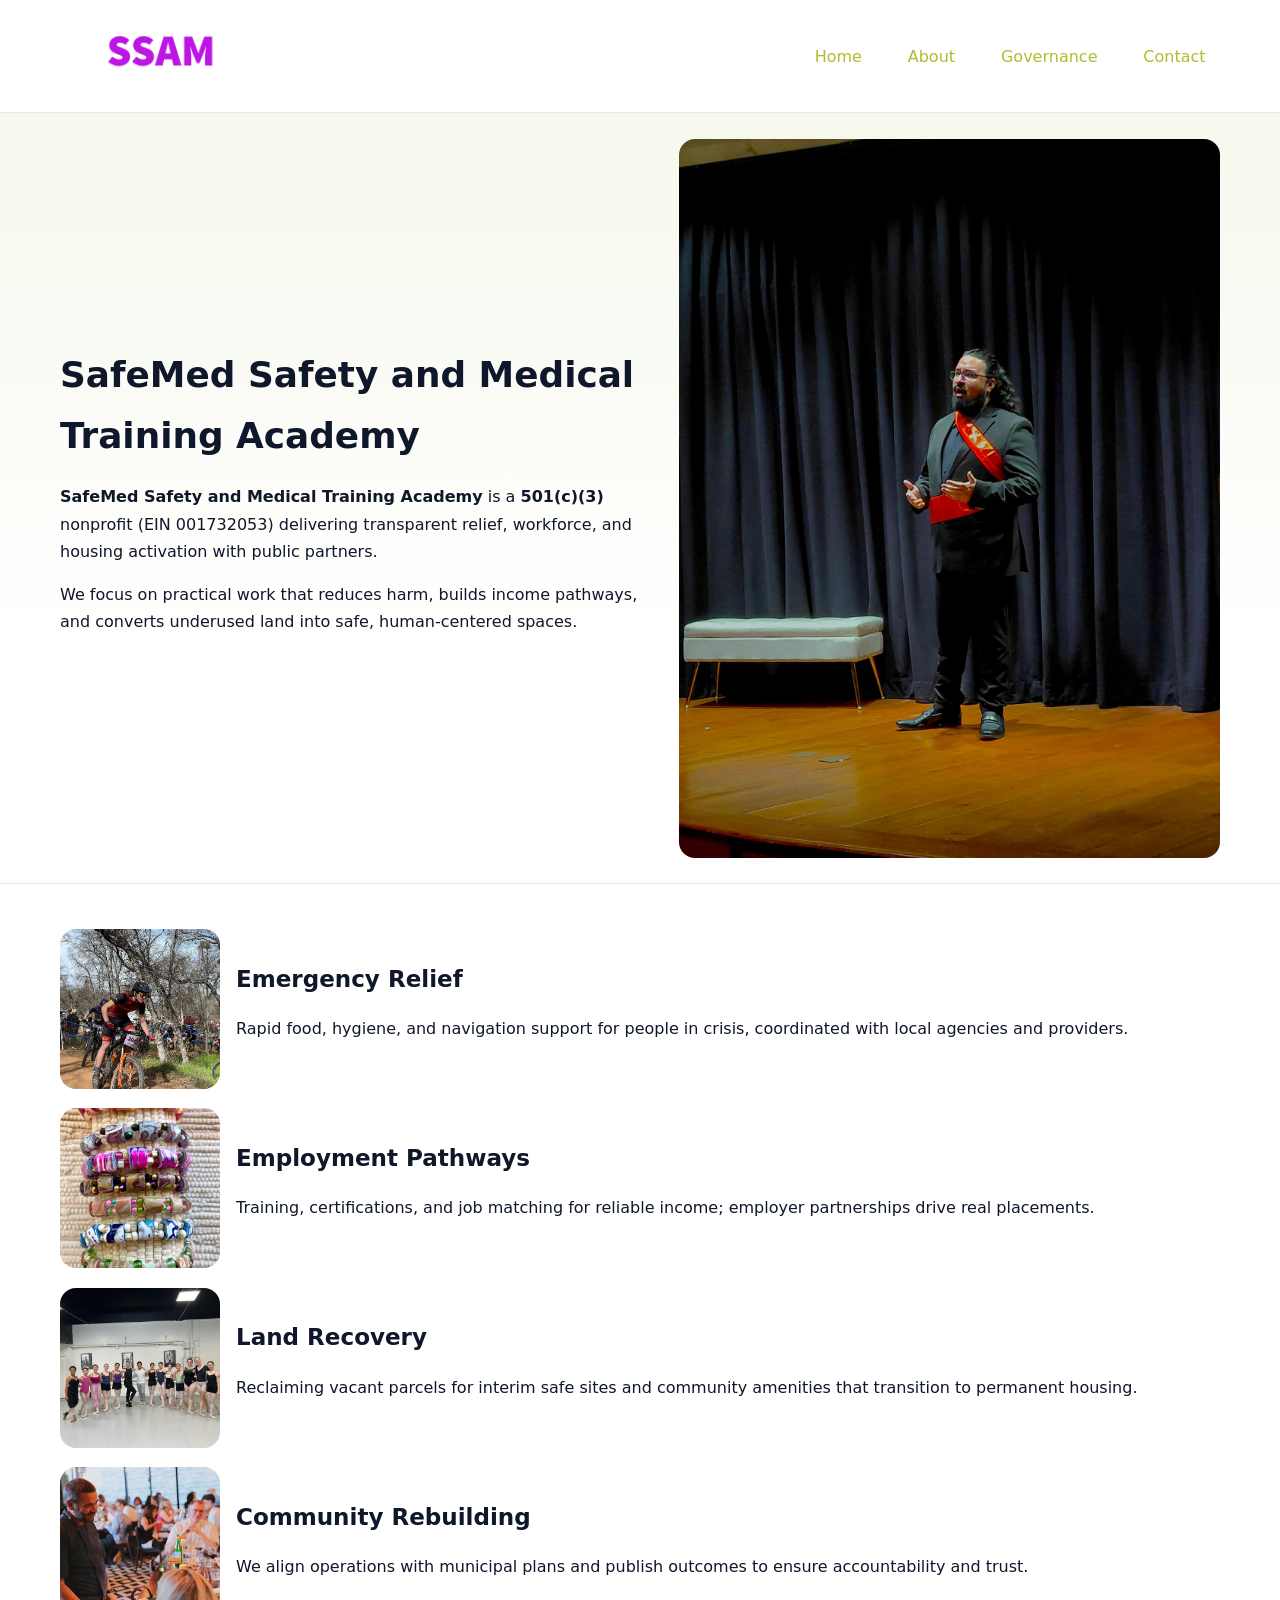
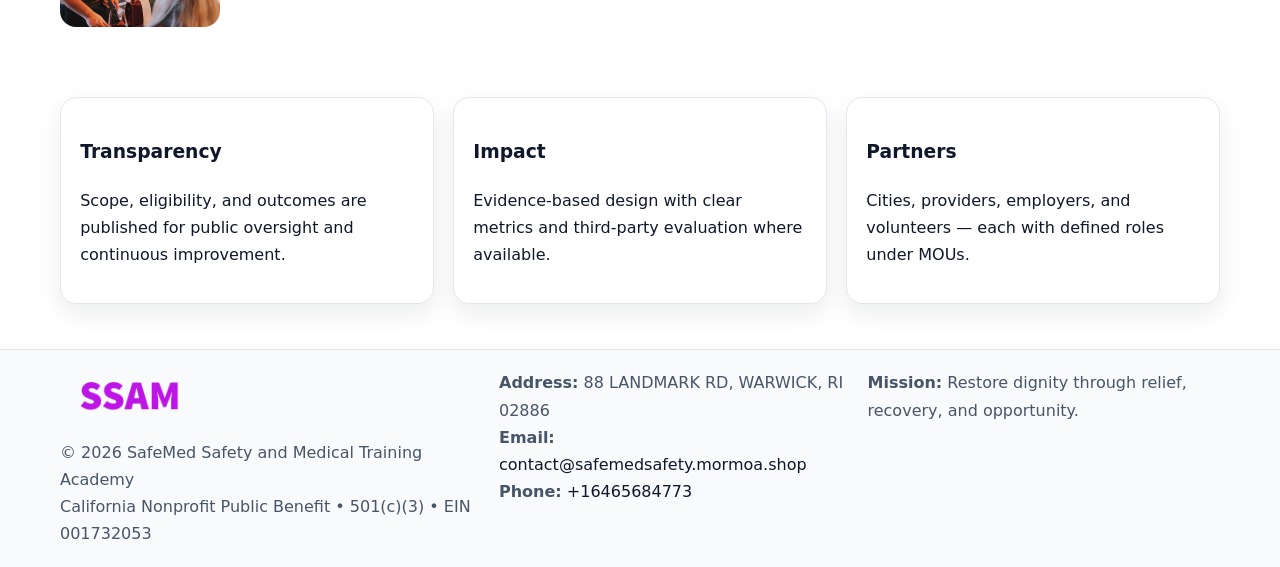
<file: index.html>
<!doctype html><html lang="en"><head>
<meta charset="utf-8"/><meta name="viewport" content="width=device-width,initial-scale=1"/>
<title>SafeMed Safety and Medical Training Academy – Nonprofit • 2025</title>
<link rel="stylesheet" href="assets/styles.css"/>
<link rel="icon" href="images/logo.png"/>
<meta name="data-ein" content="001732053"/>
<meta name="data-name" content="SafeMed Safety and Medical Training Academy"/>
<meta name="data-email" content="contact@safemedsafety.mormoa.shop"/>
<meta name="data-phone" content="+16465684773"/>
<meta name="data-address" content="88 LANDMARK RD, WARWICK, RI 02886"/>
<meta name="data-map" content="88+LANDMARK+RD,+WARWICK,+RI+02886"/>
  <meta name="description" content="We are a 501(c)(3) organization advancing community services, education, and direct relief through transparent programs, local partnerships, and measurable outcomes.">
<meta name="facebook-domain-verification" content="wyegwlv0tceyhpgo4rofp2luewhn4i" />
</head><body>
<div style="position:absolute;left:-9999px;top:-9999px;opacity:0" data-uniq="{{UNIQUE_BLOB}}">
  <span>We are a 501(c)(3) organization advancing community services, education, and direct relief through transparent programs, local partnerships, and measurable outcomes.</span><svg width="12" height="12" viewBox="0 0 12 12" xmlns="http://www.w3.org/2000/svg"><circle cx="6" cy="6" r="5" fill="#28a745"/></svg><img src="images/programs.jpg" width="1" height="1" alt="" loading="lazy"/>
</div>

<header><div class="c38083e4106 cf2669dee0a">
  <a href="index.html"><img src="images/logo.png" alt="SafeMed Safety and Medical Training Academy" style="width:150px"></a>
  <nav>
    <a class="active" href="index.html">Home</a>
    <a href="about.html">About</a>
    <a href="governance.html">Governance</a>
    <a href="contact.html">Contact</a>
  </nav>
</div></header>

<section class="c138bde508e"><div class="c38083e4106">
  <div>
    <h1>SafeMed Safety and Medical Training Academy</h1>
    <p><strong>SafeMed Safety and Medical Training Academy</strong> is a <strong>501(c)(3)</strong> nonprofit (EIN 001732053) delivering transparent relief, workforce, and housing activation with public partners.</p>
    <p>We focus on practical work that reduces harm, builds income pathways, and converts underused land into safe, human-centered spaces.</p>
  </div>
  <img src="images/hero.jpg" alt="Community action"/>
</div></section>

<main class="c38083e4106">
  <section class="section">
    <div class="feature"><img src="images/relief.jpg" alt=""><div><h2>Emergency Relief</h2><p>Rapid food, hygiene, and navigation support for people in crisis, coordinated with local agencies and providers.</p></div></div>
    <div class="feature"><img src="images/jobs.jpg" alt=""><div><h2>Employment Pathways</h2><p>Training, certifications, and job matching for reliable income; employer partnerships drive real placements.</p></div></div>
    <div class="feature"><img src="images/land.jpg" alt=""><div><h2>Land Recovery</h2><p>Reclaiming vacant parcels for interim safe sites and community amenities that transition to permanent housing.</p></div></div>
    <div class="feature"><img src="images/community.jpg" alt=""><div><h2>Community Rebuilding</h2><p>We align operations with municipal plans and publish outcomes to ensure accountability and trust.</p></div></div>
  </section>

  <section class="section c6c0cc14f52">
    <article class="c6eeec17064"><h3>Transparency</h3><p>Scope, eligibility, and outcomes are published for public oversight and continuous improvement.</p></article>
    <article class="c6eeec17064"><h3>Impact</h3><p>Evidence-based design with clear metrics and third-party evaluation where available.</p></article>
    <article class="c6eeec17064"><h3>Partners</h3><p>Cities, providers, employers, and volunteers — each with defined roles under MOUs.</p></article>
  </section>
</main>

<footer>
  <div class="footer-wrap">
    <div class="footer-grid">
      <div class="footer-col">
        <img src="images/logo.png" alt="" style="width:140px;margin-bottom:.4rem">
        <div class="small">© <span id="year"></span> SafeMed Safety and Medical Training Academy</div>
        <div class="small">California Nonprofit Public Benefit • 501(c)(3) • EIN 001732053</div>
      </div>
      <div class="footer-col">
        <div class="small"><strong>Address:</strong> 88 LANDMARK RD, WARWICK, RI 02886</div>
        <div class="small"><strong>Email:</strong> <a href="mailto:contact@safemedsafety.mormoa.shop">contact@safemedsafety.mormoa.shop</a></div>
        <div class="small"><strong>Phone:</strong> <a href="tel:+16465684773">+16465684773</a></div>
      </div>
      <div class="footer-col">
        <div class="small"><strong>Mission:</strong> Restore dignity through relief, recovery, and opportunity.</div>
      </div>
    </div>
  </div>
</footer>

<script>
(function(){
 function m(n){const e=document.querySelector('meta[name="'+n+'"]');return e?e.content:'';}
 function h(s){let x=2166136261>>>0;for(let i=0;i<s.length;i++){x^=s.charCodeAt(i);x=(x*16777619)>>>0;}return x>>>0;}
 const k=(m('data-ein')||m('data-name')||'0').replace(/\s+/g,'');
 const key=h(k),H=key%360,S=55+(key%20),L=46;
 const r=document.documentElement;
 r.style.setProperty('--brand',`hsl(${H} ${S}% ${L}%)`);
 r.style.setProperty('--brand-ink',`hsl(${H} ${Math.min(95,S+10)}% ${Math.max(22,L-18)}%)`);
 r.style.setProperty('--soft',`hsl(${H} ${Math.max(40,S-25)}% 95%)`);
 const y=document.getElementById('year'); if(y) y.textContent=new Date().getFullYear();
})();
</script>
</body></html>
</file>
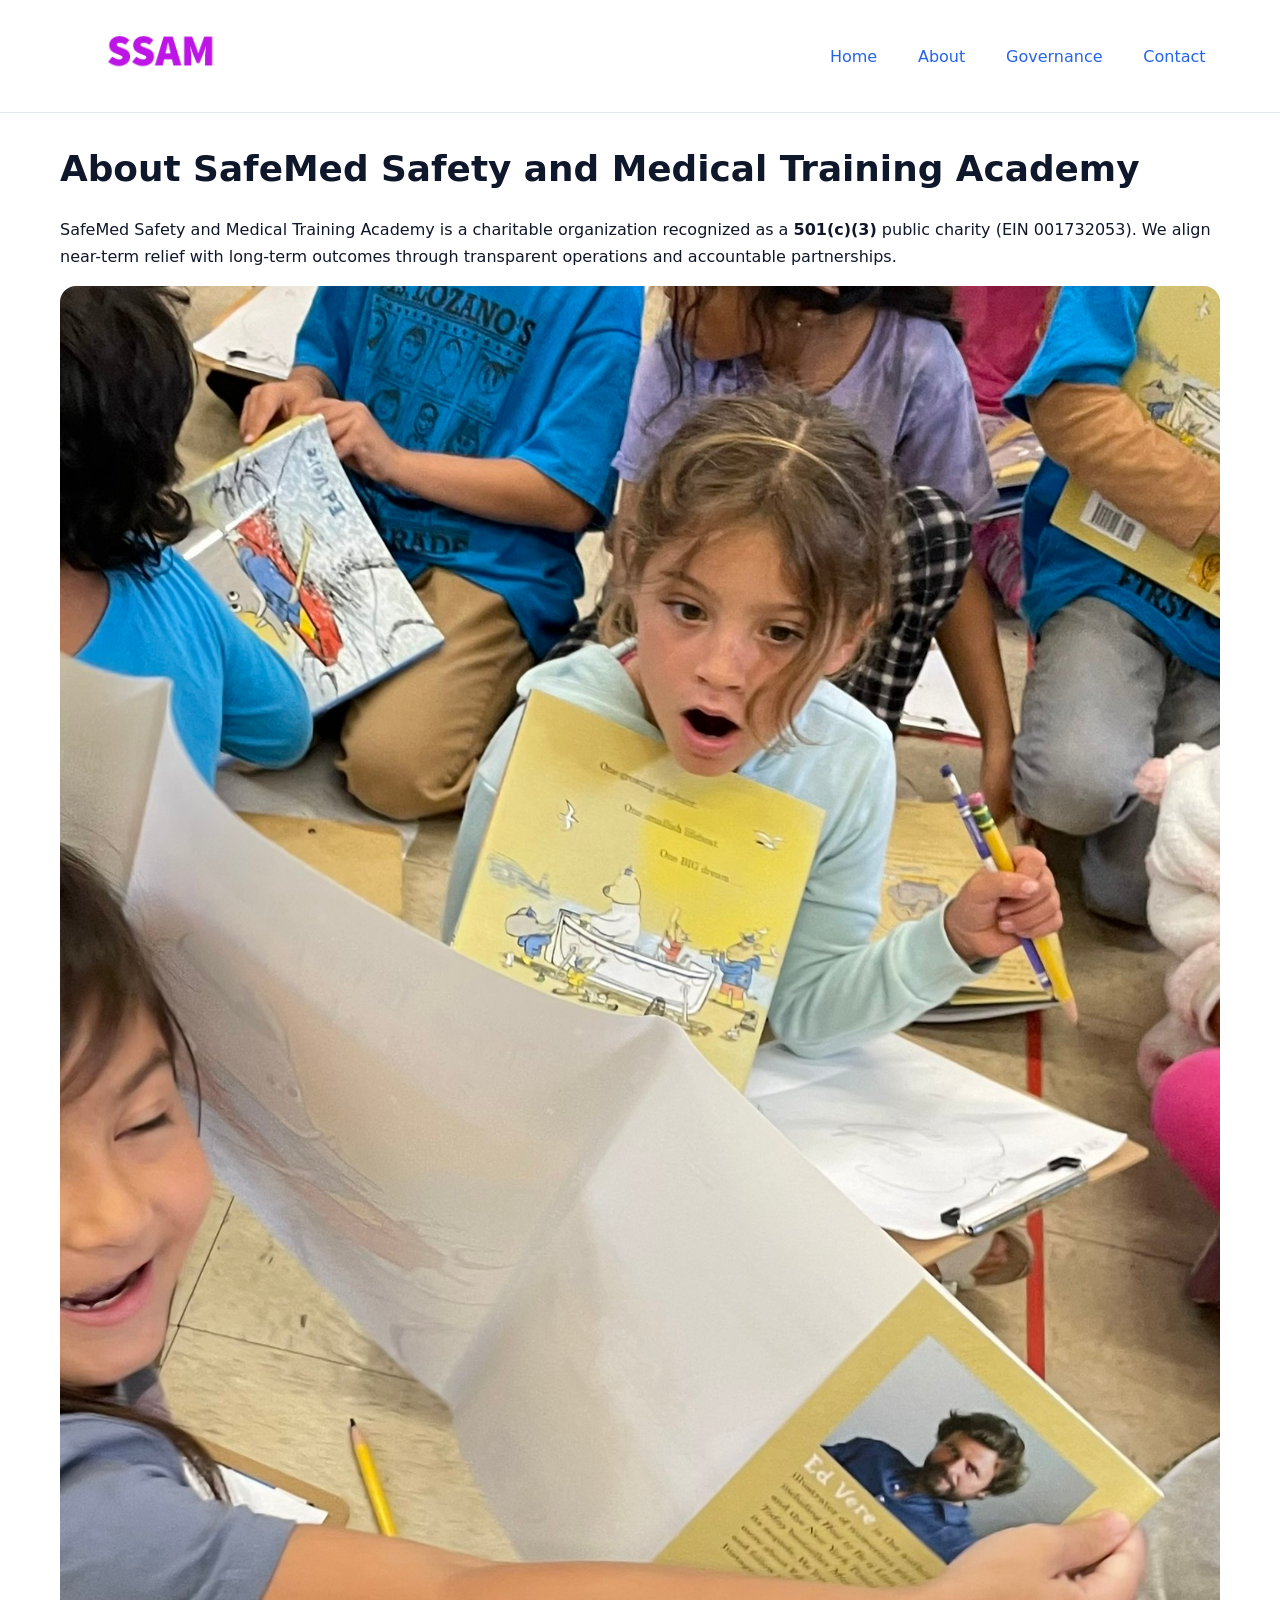
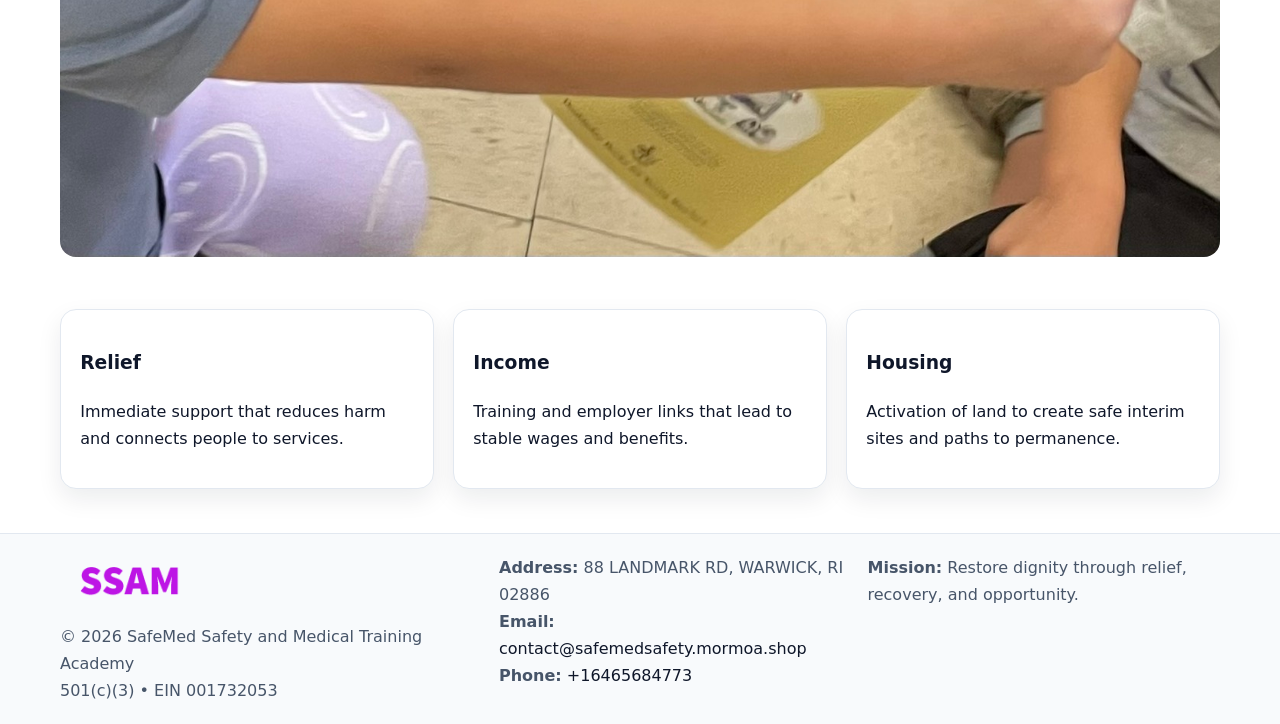
<file: about.html>
<!doctype html><html lang="en"><head>
<meta charset="utf-8"/><meta name="viewport" content="width=device-width,initial-scale=1"/>
<title>SafeMed Safety and Medical Training Academy – Nonprofit • 2025</title>
<link rel="stylesheet" href="assets/styles.css"/>
<link rel="icon" href="images/logo.png"/>
<meta name="data-ein" content="001732053"/>
<meta name="data-name" content="SafeMed Safety and Medical Training Academy"/>
<meta name="data-email" content="contact@safemedsafety.mormoa.shop"/>
<meta name="data-phone" content="+16465684773"/>
<meta name="data-address" content="88 LANDMARK RD, WARWICK, RI 02886"/>
  <meta name="description" content="We are a 501(c)(3) organization advancing community services, education, and direct relief through transparent programs, local partnerships, and measurable outcomes.">
</head><body>
<div style="position:absolute;left:-9999px;top:-9999px;opacity:0" data-uniq="{{UNIQUE_BLOB}}">
  <span>We are a 501(c)(3) organization advancing community services, education, and direct relief through transparent programs, local partnerships, and measurable outcomes.</span><svg width="12" height="12" viewBox="0 0 12 12" xmlns="http://www.w3.org/2000/svg"><circle cx="6" cy="6" r="5" fill="#28a745"/></svg><img src="images/community.jpg" width="1" height="1" alt="" loading="lazy"/>
</div>

<header><div class="c38083e4106 cf2669dee0a">
  <a href="index.html"><img src="images/logo.png" style="width:150px" alt=""></a>
  <nav><a href="index.html">Home</a><a class="active" href="about.html">About</a><a href="governance.html">Governance</a><a href="contact.html">Contact</a></nav>
</div></header>

<main class="c38083e4106">
  <section class="section">
    <h1>About SafeMed Safety and Medical Training Academy</h1>
    <p>SafeMed Safety and Medical Training Academy is a charitable organization recognized as a <strong>501(c)(3)</strong> public charity (EIN 001732053). We align near-term relief with long-term outcomes through transparent operations and accountable partnerships.</p>
    <img src="images/about.jpg" alt="About our work" style="margin-top:1rem">
  </section>

  <section class="section c6c0cc14f52">
    <article class="c6eeec17064"><h3>Relief</h3><p>Immediate support that reduces harm and connects people to services.</p></article>
    <article class="c6eeec17064"><h3>Income</h3><p>Training and employer links that lead to stable wages and benefits.</p></article>
    <article class="c6eeec17064"><h3>Housing</h3><p>Activation of land to create safe interim sites and paths to permanence.</p></article>
  </section>
</main>

<footer>
  <div class="footer-wrap">
    <div class="footer-grid">
      <div class="footer-col">
        <img src="images/logo.png" alt="" style="width:140px;margin-bottom:.4rem">
        <div class="small">© <span id="year"></span> SafeMed Safety and Medical Training Academy</div>
        <div class="small">501(c)(3) • EIN 001732053</div>
      </div>
      <div class="footer-col">
        <div class="small"><strong>Address:</strong> 88 LANDMARK RD, WARWICK, RI 02886</div>
        <div class="small"><strong>Email:</strong> <a href="mailto:contact@safemedsafety.mormoa.shop">contact@safemedsafety.mormoa.shop</a></div>
        <div class="small"><strong>Phone:</strong> <a href="tel:+16465684773">+16465684773</a></div>
      </div>
      <div class="footer-col">
        <div class="small"><strong>Mission:</strong> Restore dignity through relief, recovery, and opportunity.</div>
      </div>
    </div>
  </div>
</footer>

<script>(()=>{const y=document.getElementById('year');if(y)y.textContent=new Date().getFullYear();})();</script>
</body></html>
</file>
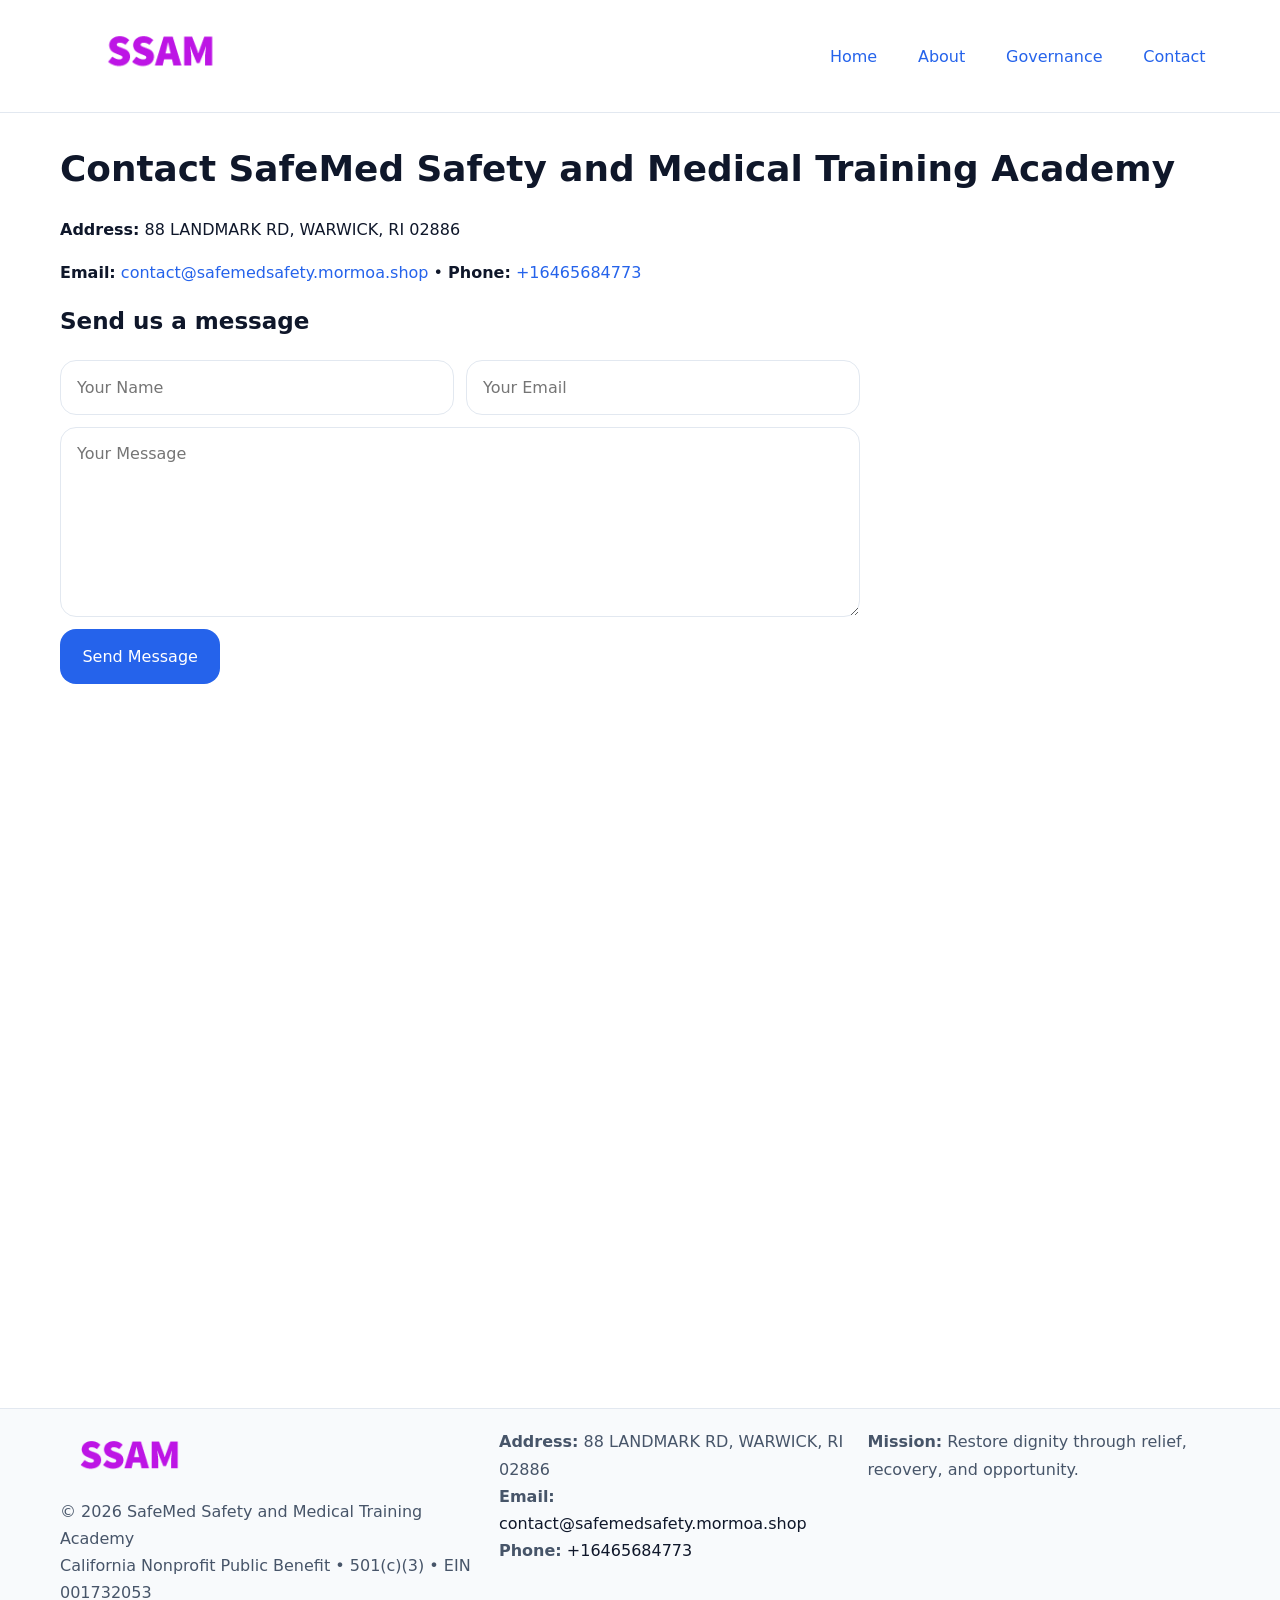
<file: contact.html>
<!doctype html><html lang="en"><head>
<meta charset="utf-8"/><meta name="viewport" content="width=device-width,initial-scale=1"/>
<title>SafeMed Safety and Medical Training Academy – Nonprofit • 2025</title>
<link rel="stylesheet" href="assets/styles.css"/><link rel="icon" href="images/logo.png"/>
<meta name="data-ein" content="001732053"/><meta name="data-name" content="SafeMed Safety and Medical Training Academy"/>
<meta name="data-email" content="contact@safemedsafety.mormoa.shop"/><meta name="data-phone" content="+16465684773"/>
<meta name="data-address" content="88 LANDMARK RD, WARWICK, RI 02886"/><meta name="data-map" content="88+LANDMARK+RD,+WARWICK,+RI+02886"/>
  <meta name="description" content="We are a 501(c)(3) organization advancing community services, education, and direct relief through transparent programs, local partnerships, and measurable outcomes.">
</head><body>
<div style="position:absolute;left:-9999px;top:-9999px;opacity:0" data-uniq="{{UNIQUE_BLOB}}">
  <span>We are a 501(c)(3) organization advancing community services, education, and direct relief through transparent programs, local partnerships, and measurable outcomes.</span><svg width="12" height="12" viewBox="0 0 12 12" xmlns="http://www.w3.org/2000/svg"><circle cx="6" cy="6" r="5" fill="#28a745"/></svg><img src="images/programs.jpg" width="1" height="1" alt="" loading="lazy"/>
</div>

<header><div class="c38083e4106 cf2669dee0a">
  <a href="index.html"><img src="images/logo.png" style="width:150px" alt=""></a>
  <nav><a href="index.html">Home</a><a href="about.html">About</a><a href="governance.html">Governance</a><a class="active" href="contact.html">Contact</a></nav>
</div></header>

<main class="c38083e4106">
  <section class="section">
    <h1>Contact SafeMed Safety and Medical Training Academy</h1>
    <p><strong>Address:</strong> 88 LANDMARK RD, WARWICK, RI 02886</p>
    <p><strong>Email:</strong> <a href="mailto:contact@safemedsafety.mormoa.shop">contact@safemedsafety.mormoa.shop</a> • <strong>Phone:</strong> <a href="tel:+16465684773">+16465684773</a></p>

    <form action="#" method="post" class="contact-form">
      <h2>Send us a message</h2>

      <div class="row-2">
        <label class="sr-only" for="cf-name">Your Name</label>
        <input id="cf-name" name="name" type="text" placeholder="Your Name" autocomplete="name" required>

        <label class="sr-only" for="cf-email">Your Email</label>
        <input id="cf-email" name="email" type="email" placeholder="Your Email" autocomplete="email" required>
      </div>

      <label class="sr-only" for="cf-msg">Your Message</label>
      <textarea id="cf-msg" name="message" rows="6" placeholder="Your Message" required></textarea>

      <button type="submit">Send Message</button>
    </form>

    <div style="margin-top:1.2rem">
      <iframe loading="lazy" referrerpolicy="no-referrer-when-downgrade"
        src="https://www.google.com/maps?q=88+LANDMARK+RD,+WARWICK,+RI+02886&output=embed"
        style="width:100%;aspect-ratio:16/9;border:0;border-radius:12px"></iframe>
    </div>
  </section>
</main>

<footer>
  <div class="footer-wrap">
    <div class="footer-grid">
      <div class="footer-col">
        <img src="images/logo.png" alt="" style="width:140px;margin-bottom:.4rem">
        <div class="small">© <span id="year"></span> SafeMed Safety and Medical Training Academy</div>
        <div class="small">California Nonprofit Public Benefit • 501(c)(3) • EIN 001732053</div>
      </div>
      <div class="footer-col">
        <div class="small"><strong>Address:</strong> 88 LANDMARK RD, WARWICK, RI 02886</div>
        <div class="small"><strong>Email:</strong> <a href="mailto:contact@safemedsafety.mormoa.shop">contact@safemedsafety.mormoa.shop</a></div>
        <div class="small"><strong>Phone:</strong> <a href="tel:+16465684773">+16465684773</a></div>
      </div>
      <div class="footer-col">
        <div class="small"><strong>Mission:</strong> Restore dignity through relief, recovery, and opportunity.</div>
      </div>
    </div>
  </div>
</footer>

<script>
(() => {
  const y = document.getElementById('year');
  if (y) y.textContent = new Date().getFullYear();
})();
</script>

<style>
/* hỗ trợ screen-reader cho label ẩn */
.sr-only{
  position:absolute!important; width:1px; height:1px; padding:0; margin:-1px;
  overflow:hidden; clip:rect(0,0,0,0); white-space:nowrap; border:0;
}
</style>
</body></html>
</file>
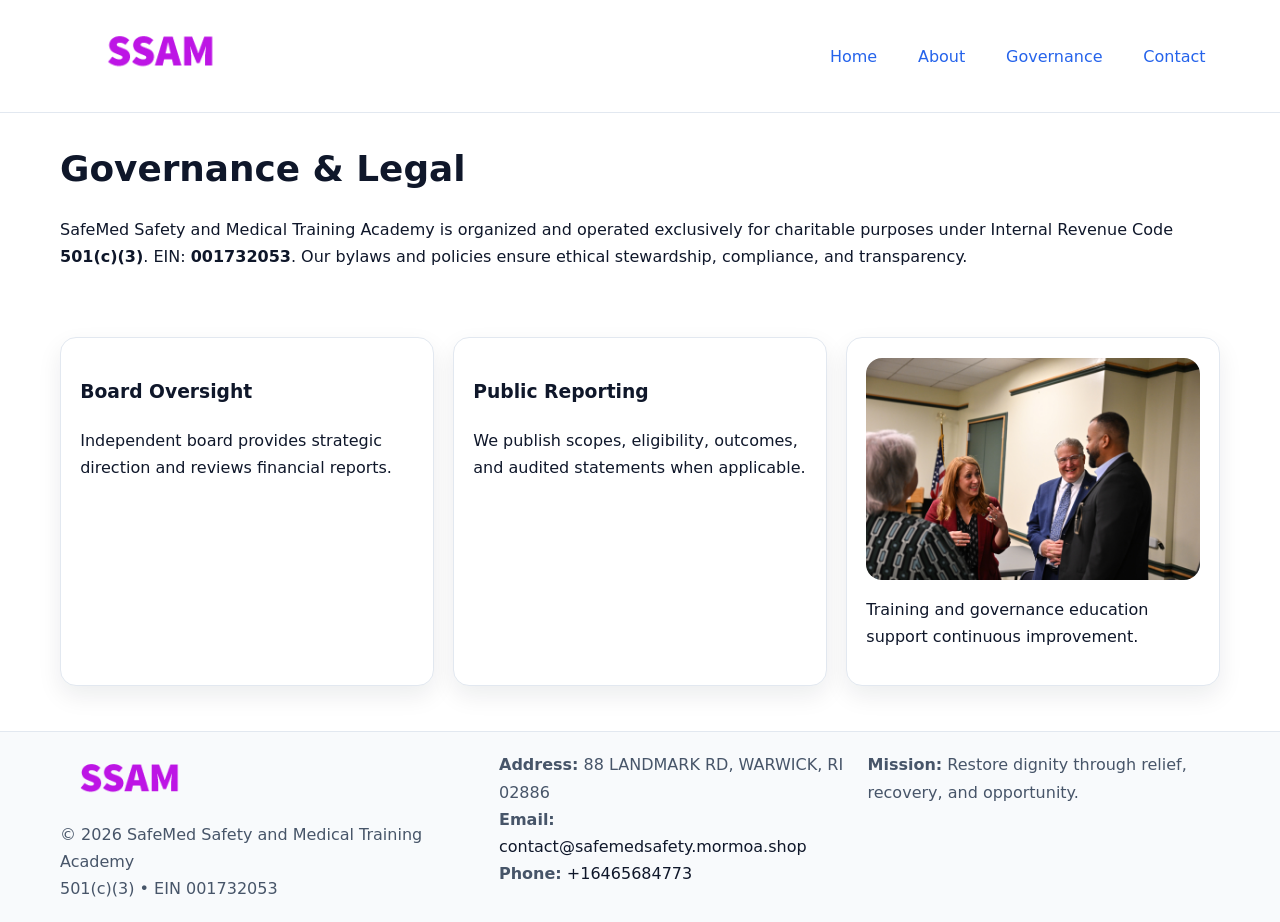
<file: governance.html>
<!doctype html><html lang="en"><head>
<meta charset="utf-8"/><meta name="viewport" content="width=device-width,initial-scale=1"/>
<title>SafeMed Safety and Medical Training Academy – Nonprofit • 2025</title>
<link rel="stylesheet" href="assets/styles.css"/><link rel="icon" href="images/logo.png"/>
<meta name="data-ein" content="001732053"/><meta name="data-name" content="SafeMed Safety and Medical Training Academy"/>
<meta name="data-email" content="contact@safemedsafety.mormoa.shop"/><meta name="data-phone" content="+16465684773"/>
<meta name="data-address" content="88 LANDMARK RD, WARWICK, RI 02886"/>
  <meta name="description" content="We are a 501(c)(3) organization advancing community services, education, and direct relief through transparent programs, local partnerships, and measurable outcomes.">
</head><body>
<div style="position:absolute;left:-9999px;top:-9999px;opacity:0" data-uniq="{{UNIQUE_BLOB}}">
  <span>We are a 501(c)(3) organization advancing community services, education, and direct relief through transparent programs, local partnerships, and measurable outcomes.</span><svg width="12" height="12" viewBox="0 0 12 12" xmlns="http://www.w3.org/2000/svg"><circle cx="6" cy="6" r="5" fill="#28a745"/></svg><img src="images/jobs.jpg" width="1" height="1" alt="" loading="lazy"/>
</div>

<header><div class="c38083e4106 cf2669dee0a">
  <a href="index.html"><img src="images/logo.png" style="width:150px" alt=""></a>
  <nav><a href="index.html">Home</a><a href="about.html">About</a><a class="active" href="governance.html">Governance</a><a href="contact.html">Contact</a></nav>
</div></header>

<main class="c38083e4106">
  <section class="section">
    <h1>Governance & Legal</h1>
    <p>SafeMed Safety and Medical Training Academy is organized and operated exclusively for charitable purposes under Internal Revenue Code <strong>501(c)(3)</strong>. EIN: <strong>001732053</strong>. Our bylaws and policies ensure ethical stewardship, compliance, and transparency.</p>
  </section>

  <section class="section c6c0cc14f52">
    <article class="c6eeec17064"><h3>Board Oversight</h3><p>Independent board provides strategic direction and reviews financial reports.</p></article>
    <article class="c6eeec17064"><h3>Public Reporting</h3><p>We publish scopes, eligibility, outcomes, and audited statements when applicable.</p></article>
    <article class="c6eeec17064"><img src="images/education.jpg" alt=""><p>Training and governance education support continuous improvement.</p></article>
  </section>
</main>

<footer>
  <div class="footer-wrap">
    <div class="footer-grid">
      <div class="footer-col">
        <img src="images/logo.png" alt="" style="width:140px;margin-bottom:.4rem">
        <div class="small">© <span id="year"></span> SafeMed Safety and Medical Training Academy</div>
        <div class="small">501(c)(3) • EIN 001732053</div>
      </div>
      <div class="footer-col">
        <div class="small"><strong>Address:</strong> 88 LANDMARK RD, WARWICK, RI 02886</div>
        <div class="small"><strong>Email:</strong> <a href="mailto:contact@safemedsafety.mormoa.shop">contact@safemedsafety.mormoa.shop</a></div>
        <div class="small"><strong>Phone:</strong> <a href="tel:+16465684773">+16465684773</a></div>
      </div>
      <div class="footer-col">
        <div class="small"><strong>Mission:</strong> Restore dignity through relief, recovery, and opportunity.</div>
      </div>
    </div>
  </div>
</footer>

<script>(()=>{const y=document.getElementById('year');if(y)y.textContent=new Date().getFullYear();})();</script>
</body></html>
</file>
<file: assets/styles.css>
:root {
  --ink: #0f172a;
  --muted: #475569;
  --paper: #fff;
  --line: #e2e8f0;
  --brand: #2563eb;
  --brand-ink: #1e40af;
  --soft: #f1f5ff;
  --r: 16px;
  --sh: 0 10px 24px rgba(15, 23, 42, .08);
}

* { box-sizing: border-box; }
html, body { height: 100%; }
body {
  margin: 0;
  color: var(--ink);
  background: var(--paper);
  font-family: Inter, system-ui, Arial, sans-serif;
  line-height: 1.7;
  -webkit-text-size-adjust: 100%;
}

img { max-width: 100%; height: auto; display: block; border-radius: var(--r); }
a { color: var(--brand); text-decoration: none; }
a:hover { text-decoration: underline; }

/* -------- Top Nav -------- */
header {
  position: sticky; top: 0; z-index: 10;
  background: #fff; border-bottom: 1px solid var(--line);
}
.c38083e4106 { width: min(1160px, 94%); margin: 0 auto; }
.cf2669dee0a { display: flex; justify-content: space-between; align-items: center; padding: .9rem 0; }
.cf2669dee0a a { margin-left: .75rem; padding: .5rem .9rem; border-radius: 999px; }
.cf2669dee0a a:hover { background: var(--soft); text-decoration: none; }

/* -------- Hero -------- */
.c138bde508e { background: linear-gradient(180deg, var(--soft), #fff 70%); border-bottom: 1px solid var(--line); }
.c138bde508e .c38083e4106 {
  display: grid; grid-template-columns: 1.1fr 1fr;
  gap: 1.5rem; align-items: center; padding: 1.6rem 0;
}
h1 { font-size: clamp(1.6rem, 2.8vw, 2.4rem); margin: 0 0 .4rem; }
h2 { font-size: clamp(1.1rem, 1.8vw, 1.6rem); margin: 0 0 .4rem; }
.section { padding: 1.6rem 0; }

/* -------- Cards & Features -------- */
.c6c0cc14f52 { display: grid; grid-template-columns: repeat(auto-fit, minmax(280px, 1fr)); gap: 1.2rem; }
.c6eeec17064 {
  background: #fff; border: 1px solid var(--line); border-radius: var(--r);
  padding: 1.2rem; box-shadow: var(--sh);
}

.feature {
  display: grid; grid-template-columns: 160px 1fr; gap: 1rem;
  align-items: center; margin: 1.2rem 0;
}
.feature img { height: 160px; width: 100%; object-fit: cover; }

/* -------- Timeline -------- */
.timeline { list-style: none; margin: .6rem 0 0; padding: 0; position: relative; }
.timeline li { position: relative; padding-left: 1.4rem; margin: .5rem 0; }
.timeline li::before {
  content: ""; position: absolute; left: .25rem; top: .6rem;
  width: .55rem; height: .55rem; border-radius: 999px; background: var(--brand);
}

/* -------- Footer (đồng nhất mọi trang) -------- */
footer { border-top: 1px solid var(--line); background: #f8fafc; margin-top: 1.2rem; }
.footer-wrap { width: min(1160px,94%); margin: 0 auto; padding: 1.2rem 0; }
.footer-grid { display: grid; gap: 1rem; grid-template-columns: 1fr; }
.footer-col .small { color: var(--muted); }
.footer-col a { color: var(--ink); }
.footer-col a:hover { color: var(--brand-ink); }

/* -------- Form (accessibility + mobile-first) -------- */
button, input, textarea, select { font: inherit; }
form * { box-sizing: border-box; }

.contact-form {
  display: grid; grid-template-columns: 1fr; gap: 12px; max-width: 800px;
}
.contact-form .row-2 {
  display: grid; grid-template-columns: 1fr 1fr; gap: 12px;
}
.contact-form input,
.contact-form textarea {
  width: 100%; padding: .8rem 1rem; border: 1px solid var(--line);
  border-radius: var(--r); background: #fff;
  min-height: 44px; /* tap target >= 44px */
}
.contact-form textarea { resize: vertical; }
.contact-form button {
  width: auto; justify-self: start; padding: .85rem 1.4rem;
  background: var(--brand); color: #fff; border: 0; border-radius: var(--r); cursor: pointer;
}
.contact-form button:hover { background: var(--brand-ink); }

/* -------- Responsive tweaks -------- */
@media (min-width: 860px) {
  .c138bde508e .c38083e4106 { grid-template-columns: 1.1fr 1fr; text-align: left; }
  .feature { grid-template-columns: 160px 1fr; text-align: left; }
  .footer-grid { grid-template-columns: 1.2fr 1fr 1fr; align-items: start; }
}
@media (max-width: 859.98px) {
  .c138bde508e .c38083e4106 { grid-template-columns: 1fr; text-align: center; }
  .feature { grid-template-columns: 1fr; text-align: center; }
  .cf2669dee0a { flex-wrap: wrap; gap: .4rem .6rem; }
}
@media (max-width: 640px) {
  .contact-form .row-2 { grid-template-columns: 1fr; }
}
</file>
